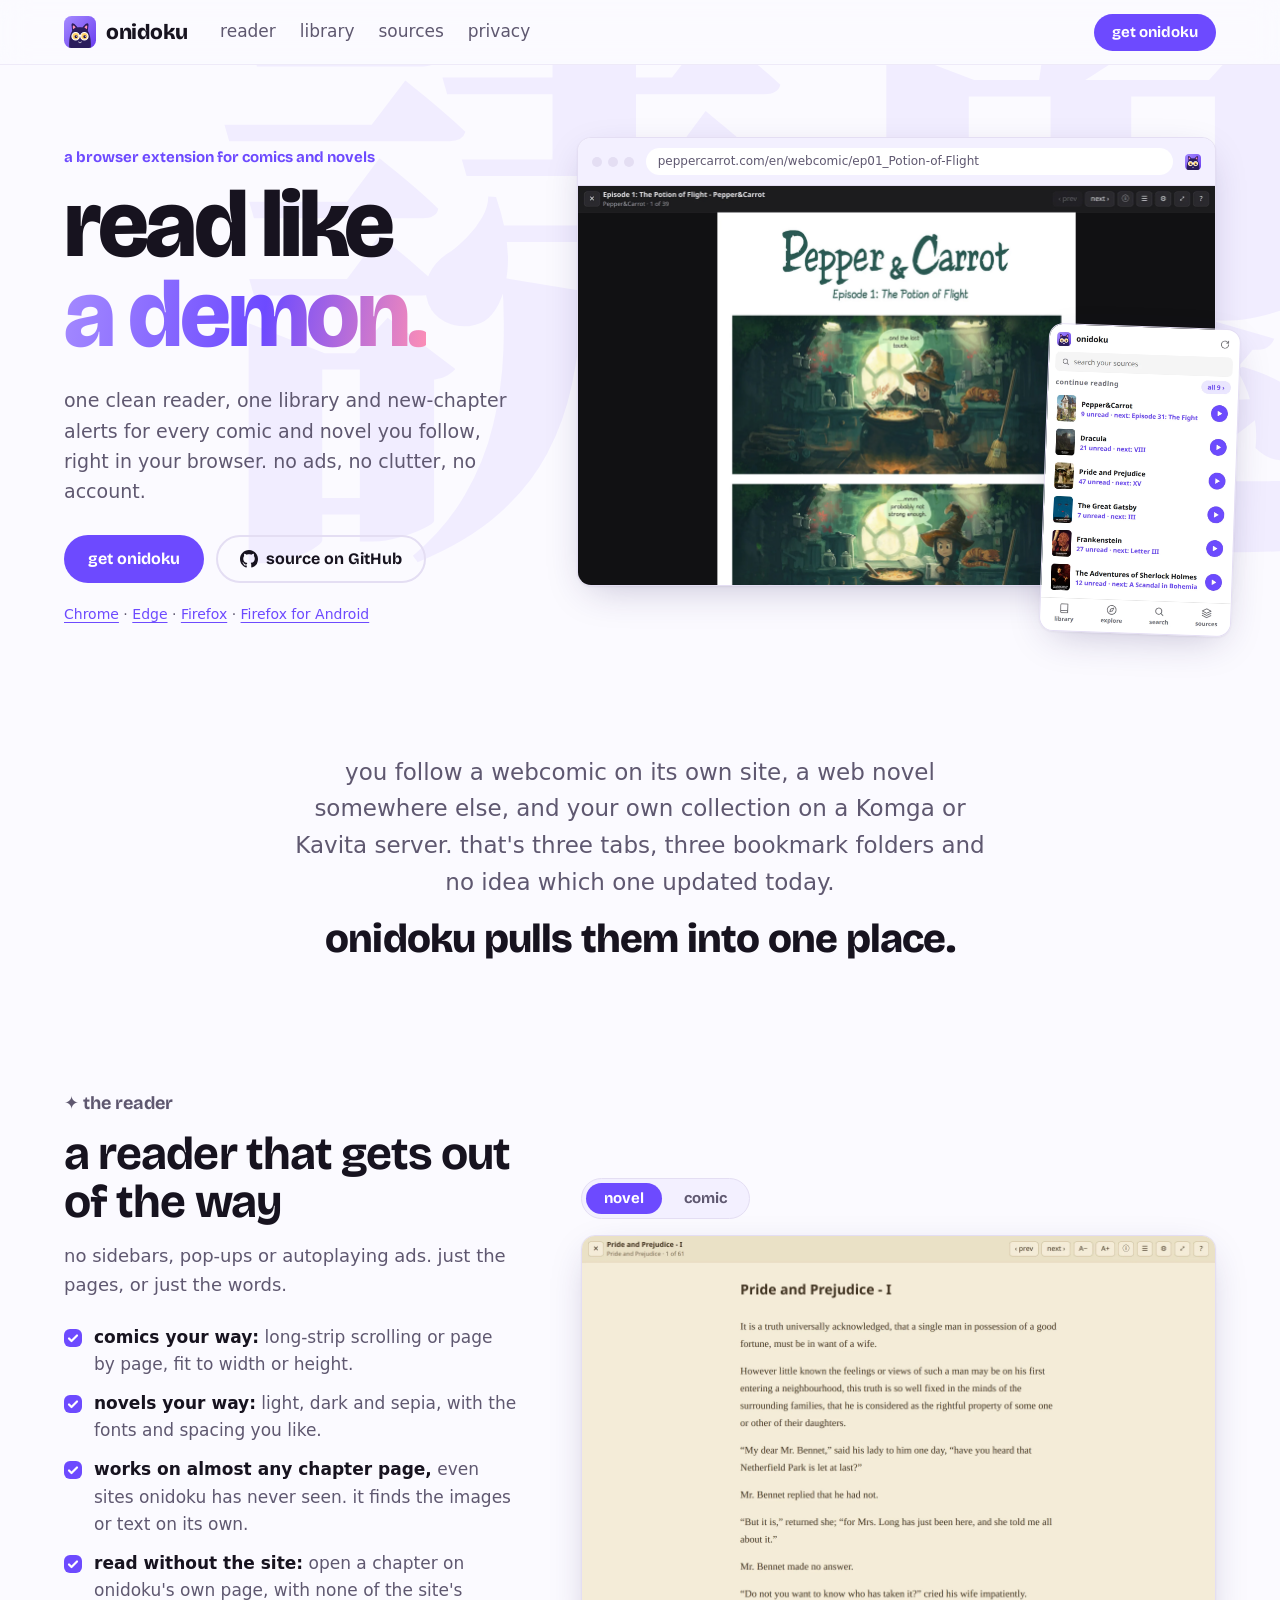
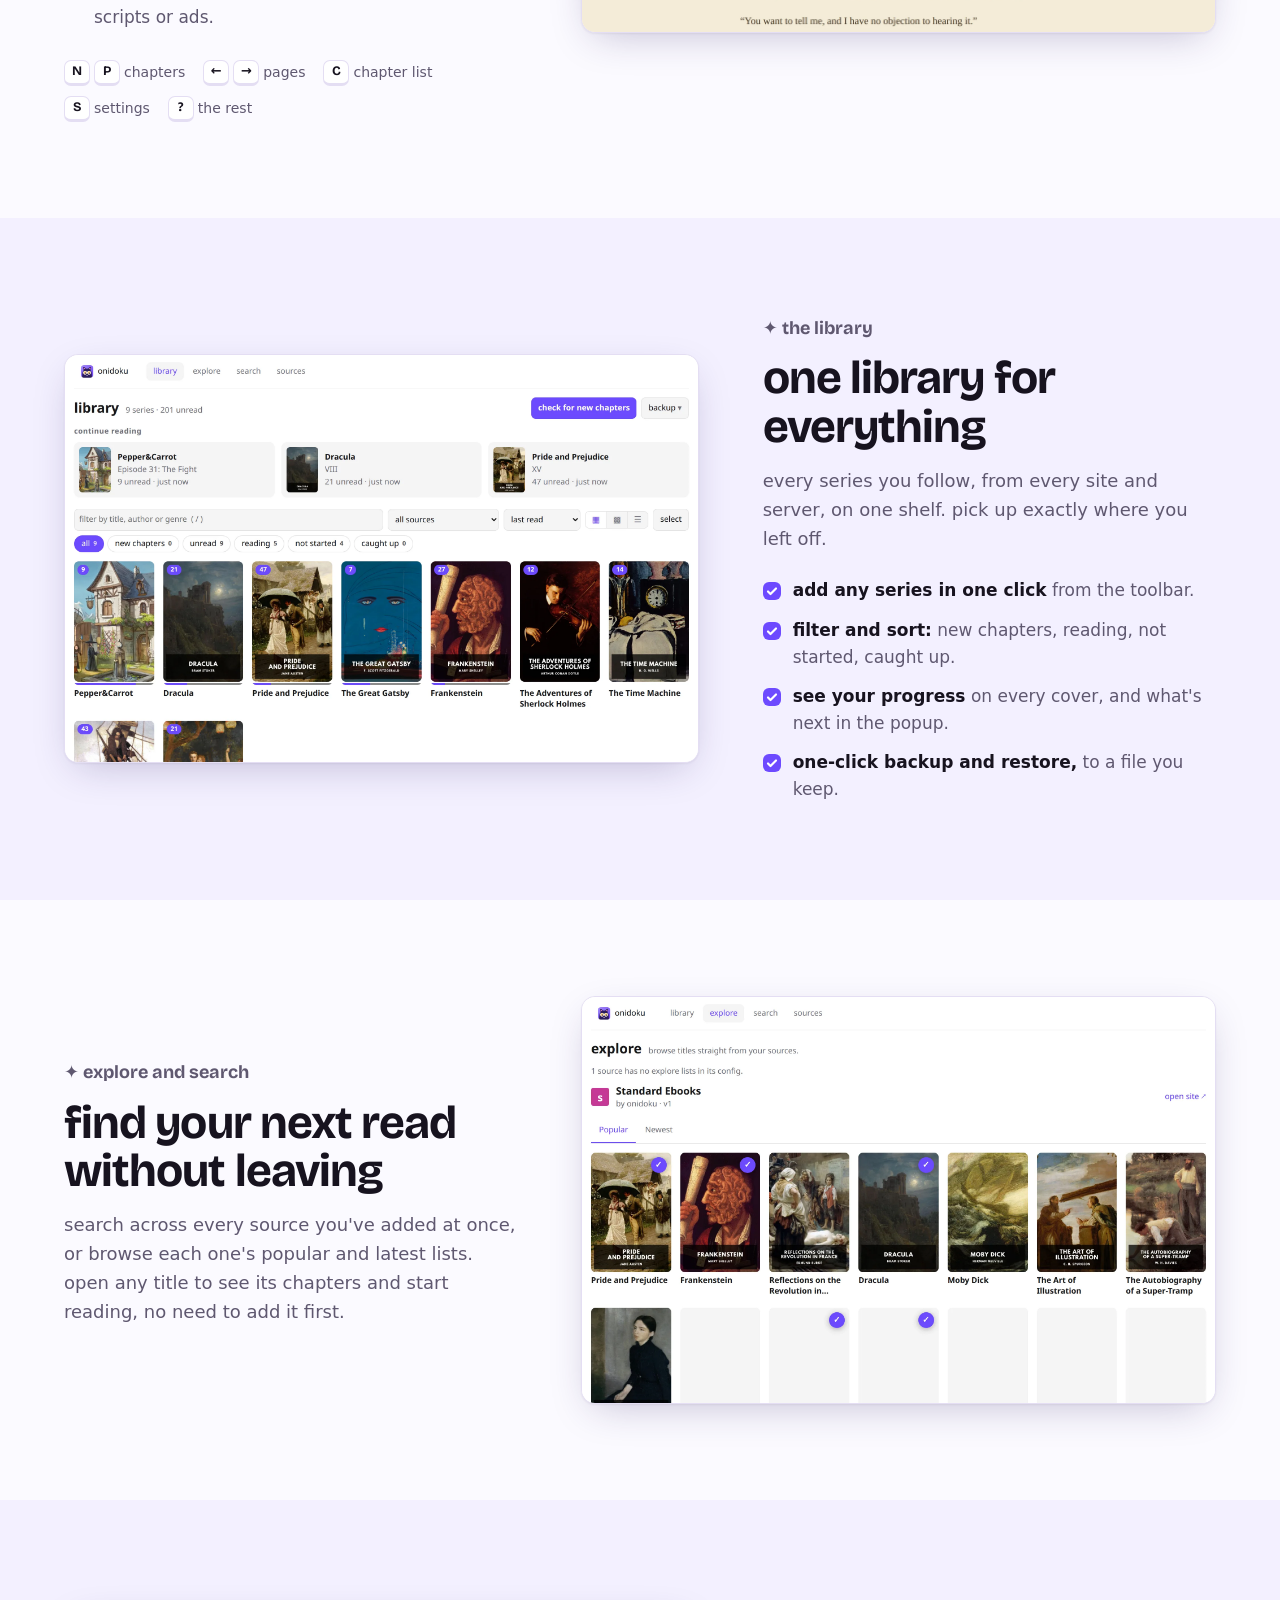
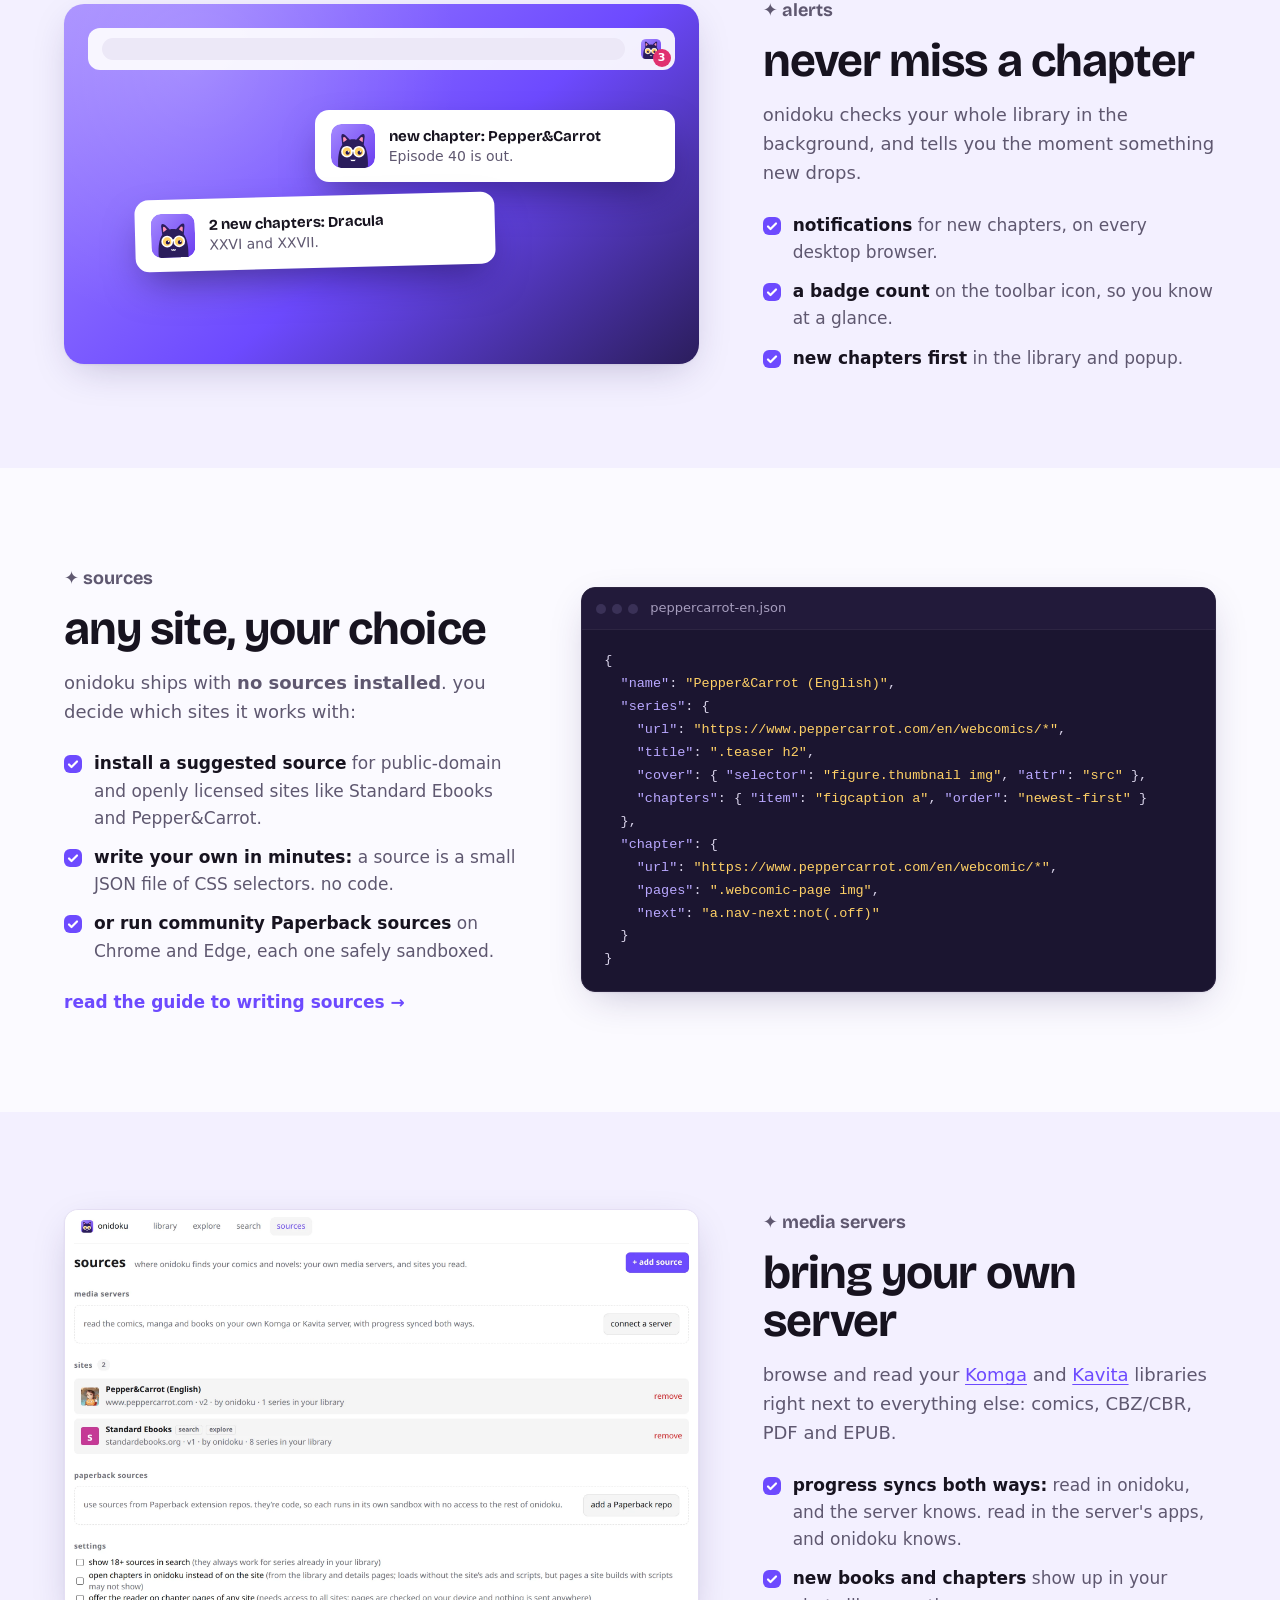
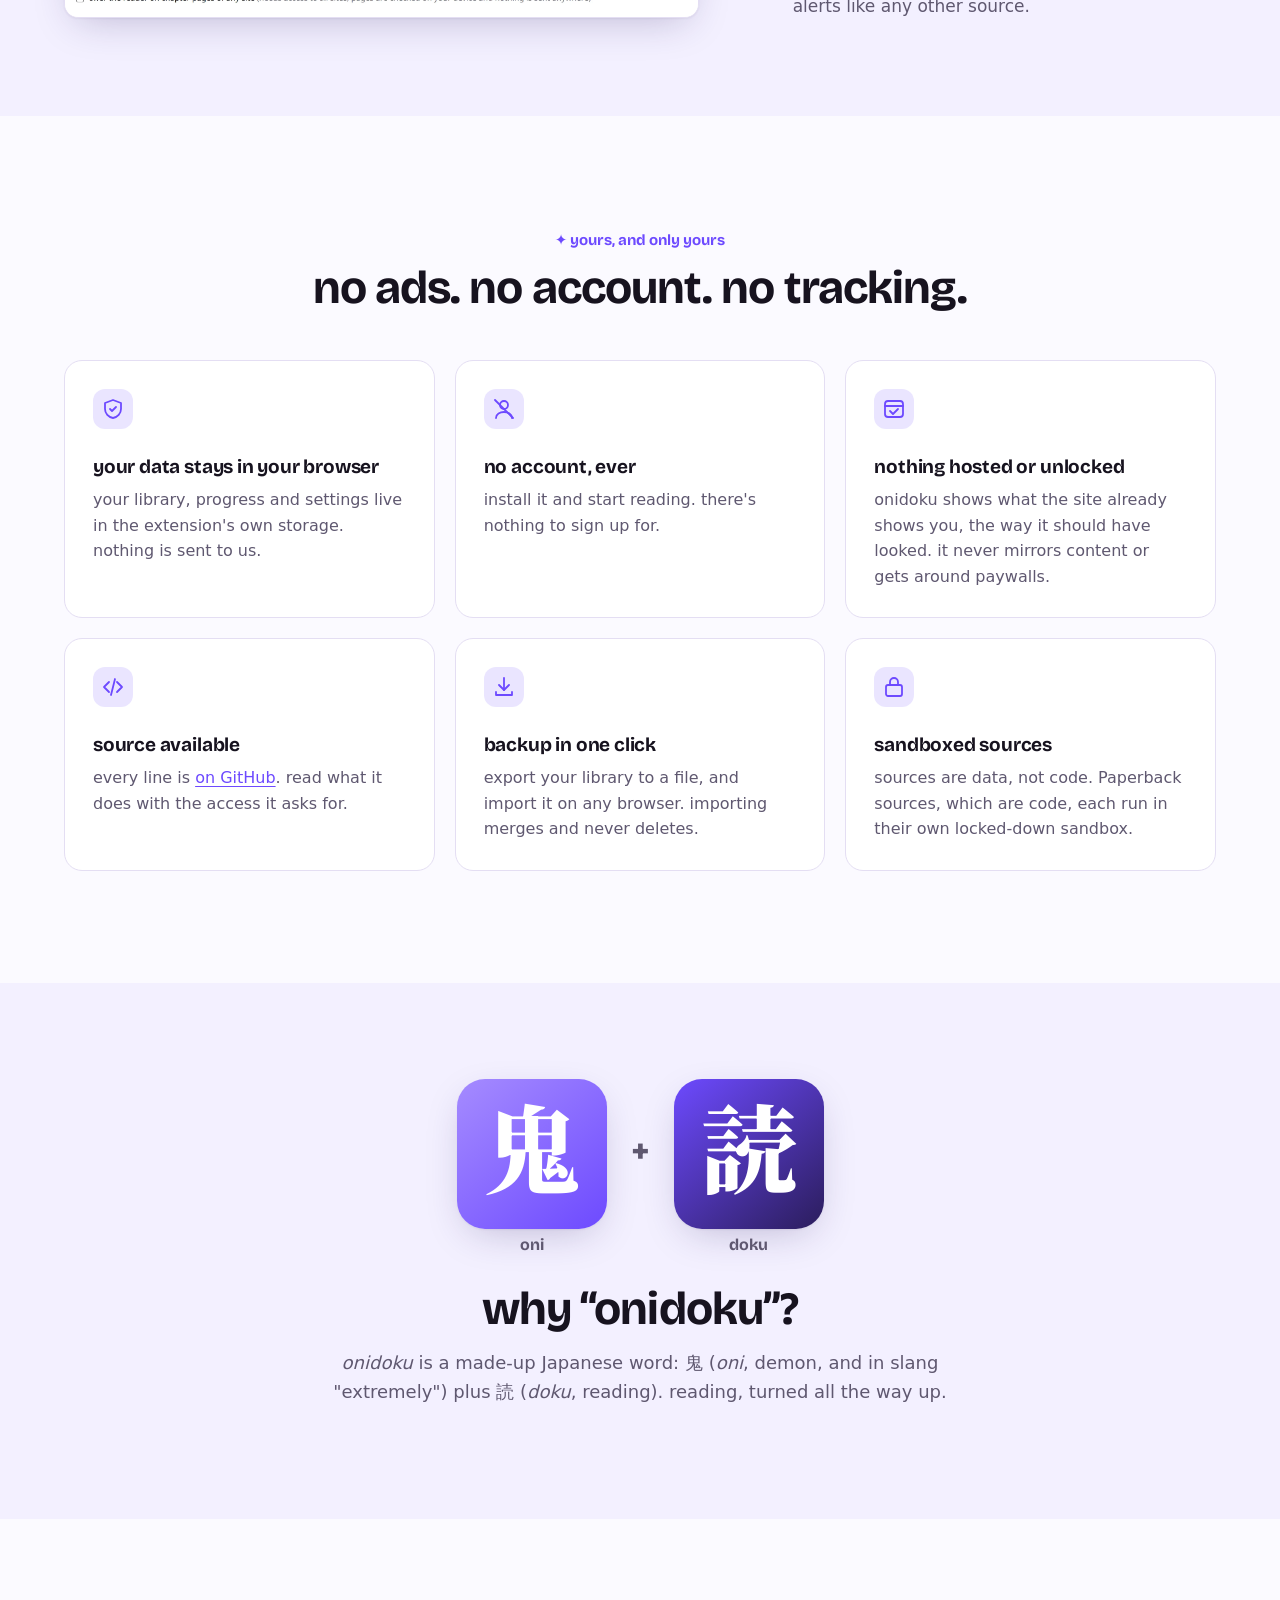
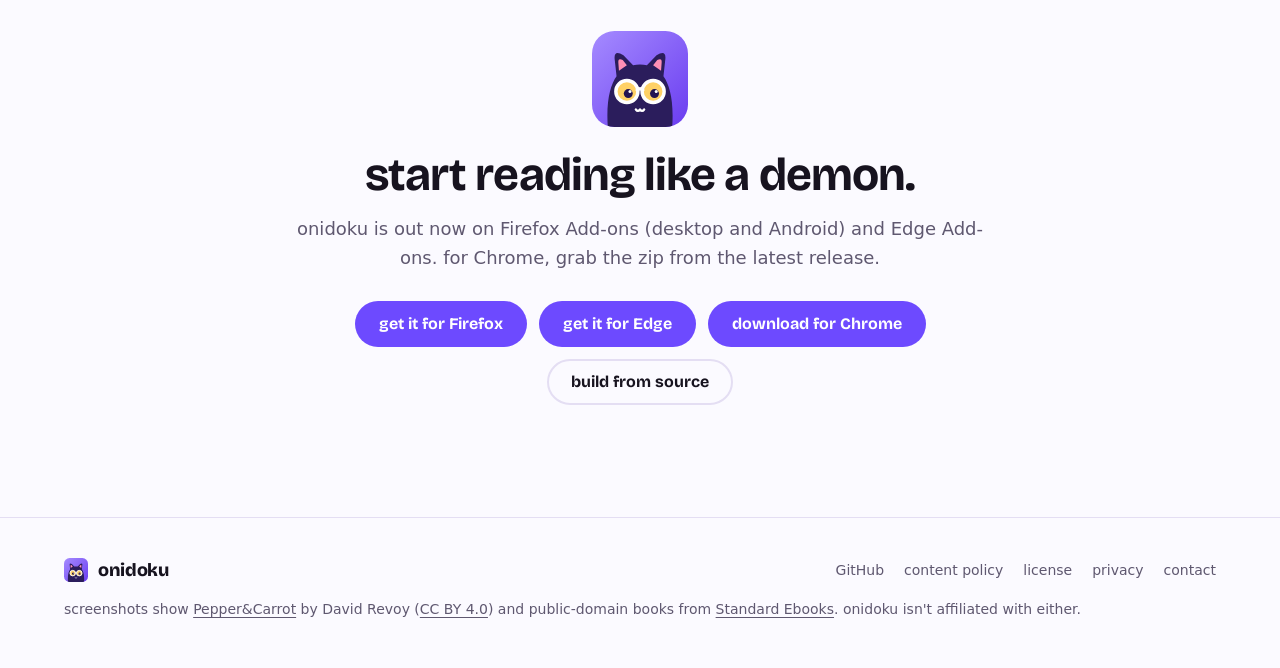
<file: index.html>
<!doctype html>
<html lang="en">
<head>
  <meta charset="utf-8" />
  <meta name="viewport" content="width=device-width, initial-scale=1" />
  <title>onidoku · read like a demon</title>
  <meta name="description" content="one clean reader, one library and new-chapter alerts for every comic and novel you follow, right in your browser. no ads, no clutter, no account." />
  <meta name="color-scheme" content="light dark" />
  <meta name="theme-color" content="#6d4aff" />
  <meta property="og:type" content="website" />
  <meta property="og:title" content="onidoku · read like a demon" />
  <meta property="og:description" content="one clean reader, one library and new-chapter alerts for every comic and novel you follow, right in your browser." />
  <meta property="og:url" content="https://onidoku.github.io/" />
  <meta property="og:image" content="https://onidoku.github.io/img/og.png" />
  <meta name="twitter:card" content="summary_large_image" />
  <link rel="icon" href="logo.svg" type="image/svg+xml" />
  <link rel="icon" href="favicon.png" type="image/png" sizes="32x32" />
  <link rel="preload" href="fonts/bricolage-latin.woff2" as="font" type="font/woff2" crossorigin />
  <link rel="stylesheet" href="style.css" />
</head>
<body>
  <a class="skip" href="#main">skip to content</a>

  <header class="nav">
    <div class="wrap nav-inner">
      <a class="brand" href="#top" aria-label="onidoku home">
        <img src="logo.svg" width="32" height="32" alt="" />
        <span>onidoku</span>
      </a>
      <nav aria-label="sections">
        <a href="#reader">reader</a>
        <a href="#library">library</a>
        <a href="#sources">sources</a>
        <a href="#privacy">privacy</a>
      </nav>
      <a class="btn btn-small" href="#get">get onidoku</a>
    </div>
  </header>

  <main id="main">
    <!-- hero -->
    <section class="hero" id="top">
      <div class="kanji-bg" aria-hidden="true">鬼読</div>
      <div class="wrap hero-inner">
        <div class="hero-copy">
          <p class="eyebrow">a browser extension for comics and novels</p>
          <h1>read like<br /><span class="accent-text">a demon.</span></h1>
          <p class="lede">one clean reader, one library and new-chapter alerts for every comic and novel you follow, right in your browser. no ads, no clutter, no account.</p>
          <div class="cta">
            <a class="btn" href="#get">get onidoku</a>
            <a class="btn btn-ghost" href="https://github.com/onidoku/app">
              <svg viewBox="0 0 16 16" width="18" height="18" aria-hidden="true"><path fill="currentColor" d="M8 0C3.58 0 0 3.58 0 8c0 3.54 2.29 6.53 5.47 7.59.4.07.55-.17.55-.38 0-.19-.01-.82-.01-1.49-2.01.37-2.53-.49-2.69-.94-.09-.23-.48-.94-.82-1.13-.28-.15-.68-.52-.01-.53.63-.01 1.08.58 1.23.82.72 1.21 1.87.87 2.33.66.07-.52.28-.87.51-1.07-1.78-.2-3.64-.89-3.64-3.95 0-.87.31-1.59.82-2.15-.08-.2-.36-1.02.08-2.12 0 0 .67-.21 2.2.82.64-.18 1.32-.27 2-.27.68 0 1.36.09 2 .27 1.53-1.04 2.2-.82 2.2-.82.44 1.1.16 1.92.08 2.12.51.56.82 1.27.82 2.15 0 3.07-1.87 3.75-3.65 3.95.29.25.54.73.54 1.48 0 1.07-.01 1.93-.01 2.2 0 .21.15.46.55.38A8.013 8.013 0 0016 8c0-4.42-3.58-8-8-8z"/></svg>
              source on GitHub
            </a>
          </div>
          <p class="platforms"><a href="https://github.com/onidoku/app/releases/latest">Chrome</a> · <a href="https://microsoftedge.microsoft.com/addons/detail/onidoku/iolhpcmeplfhkigephkjbjolpodlaide">Edge</a> · <a href="https://addons.mozilla.org/firefox/addon/onidoku/">Firefox</a> · <a href="https://addons.mozilla.org/android/addon/onidoku/">Firefox for Android</a></p>
        </div>

        <div class="hero-visual">
          <figure class="browser">
            <div class="browser-bar" aria-hidden="true">
              <span class="dots"><i></i><i></i><i></i></span>
              <span class="url">peppercarrot.com/en/webcomic/ep01_Potion-of-Flight</span>
              <img class="ext-icon" src="favicon.png" width="16" height="16" alt="" />
            </div>
            <img src="img/reader-comic.webp" width="2560" height="1600" alt="the onidoku reader showing Pepper&amp;Carrot episode 1 as one long strip, with chapter navigation in a slim toolbar" fetchpriority="high" />
          </figure>
          <picture class="popup-float">
            <source srcset="img/popup-dark.webp" media="(prefers-color-scheme: dark)" />
            <img src="img/popup-light.webp" width="720" height="1160" alt="the onidoku popup: continue reading, with unread counts and the next chapter for each series" />
          </picture>
        </div>
      </div>
    </section>

    <!-- the problem -->
    <section class="problem">
      <div class="wrap narrow">
        <p>you follow a webcomic on its own site, a web novel somewhere else, and your own collection on a Komga or Kavita server. that's three tabs, three bookmark folders and no idea which one updated today.</p>
        <p class="punch">onidoku pulls them into one place.</p>
      </div>
    </section>

    <!-- reader -->
    <section class="feature" id="reader">
      <div class="wrap split">
        <div class="copy">
          <p class="eyebrow">✦ the reader</p>
          <h2>a reader that gets out of the way</h2>
          <p>no sidebars, pop-ups or autoplaying ads. just the pages, or just the words.</p>
          <ul class="checks">
            <li><b>comics your way:</b> long-strip scrolling or page by page, fit to width or height.</li>
            <li><b>novels your way:</b> light, dark and sepia, with the fonts and spacing you like.</li>
            <li><b>works on almost any chapter page,</b> even sites onidoku has never seen. it finds the images or text on its own.</li>
            <li><b>read without the site:</b> open a chapter on onidoku's own page, with none of the site's scripts or ads.</li>
          </ul>
          <div class="keys" aria-label="keyboard shortcuts">
            <span><kbd>N</kbd><kbd>P</kbd> chapters</span>
            <span><kbd>←</kbd><kbd>→</kbd> pages</span>
            <span><kbd>C</kbd> chapter list</span>
            <span><kbd>S</kbd> settings</span>
            <span><kbd>?</kbd> the rest</span>
          </div>
        </div>
        <div class="media">
          <div class="tabs" aria-label="reader examples">
            <input type="radio" name="reader-tab" id="tab-novel" checked />
            <label for="tab-novel">novel</label>
            <input type="radio" name="reader-tab" id="tab-comic" />
            <label for="tab-comic">comic</label>
          </div>
          <div class="shot tab-shots">
            <img class="tab-novel" src="img/reader-novel.webp" width="2560" height="1600" loading="lazy" decoding="async" alt="Pride and Prejudice chapter 1 in the reader's sepia theme, set in a large serif" />
            <img class="tab-comic" src="img/reader-comic.webp" width="2560" height="1600" loading="lazy" decoding="async" alt="Pepper&amp;Carrot in the reader's long-strip mode on a black backdrop" />
          </div>
        </div>
      </div>
    </section>

    <!-- library -->
    <section class="feature alt" id="library">
      <div class="wrap split reverse">
        <div class="copy">
          <p class="eyebrow">✦ the library</p>
          <h2>one library for everything</h2>
          <p>every series you follow, from every site and server, on one shelf. pick up exactly where you left off.</p>
          <ul class="checks">
            <li><b>add any series in one click</b> from the toolbar.</li>
            <li><b>filter and sort:</b> new chapters, reading, not started, caught up.</li>
            <li><b>see your progress</b> on every cover, and what's next in the popup.</li>
            <li><b>one-click backup and restore,</b> to a file you keep.</li>
          </ul>
        </div>
        <div class="media">
          <picture class="shot">
            <source srcset="img/library-dark.webp" media="(prefers-color-scheme: dark)" />
            <img src="img/library-light.webp" width="2240" height="1440" loading="lazy" decoding="async" alt="the library page: a grid of covers with unread counts and reading progress, and filters for new chapters, reading, not started and caught up" />
          </picture>
        </div>
      </div>
    </section>

    <!-- explore -->
    <section class="feature" id="explore">
      <div class="wrap split">
        <div class="copy">
          <p class="eyebrow">✦ explore and search</p>
          <h2>find your next read without leaving</h2>
          <p>search across every source you've added at once, or browse each one's popular and latest lists. open any title to see its chapters and start reading, no need to add it first.</p>
        </div>
        <div class="media">
          <picture class="shot">
            <source srcset="img/explore-dark.webp" media="(prefers-color-scheme: dark)" />
            <img src="img/explore-light.webp" width="2240" height="1440" loading="lazy" decoding="async" alt="the explore page showing Standard Ebooks' popular list as a grid of book covers, with titles already in the library ticked" />
          </picture>
        </div>
      </div>
    </section>

    <!-- alerts -->
    <section class="feature alt" id="alerts">
      <div class="wrap split reverse">
        <div class="copy">
          <p class="eyebrow">✦ alerts</p>
          <h2>never miss a chapter</h2>
          <p>onidoku checks your whole library in the background, and tells you the moment something new drops.</p>
          <ul class="checks">
            <li><b>notifications</b> for new chapters, on every desktop browser.</li>
            <li><b>a badge count</b> on the toolbar icon, so you know at a glance.</li>
            <li><b>new chapters first</b> in the library and popup.</li>
          </ul>
        </div>
        <div class="media alerts-visual" aria-hidden="true">
          <div class="toolbar">
            <span class="tb-url"></span>
            <span class="tb-icon"><img src="favicon.png" width="20" height="20" alt="" /><b>3</b></span>
          </div>
          <div class="toast">
            <img src="logo.svg" width="44" height="44" alt="" />
            <div>
              <strong>new chapter: Pepper&amp;Carrot</strong>
              <span>Episode 40 is out.</span>
            </div>
          </div>
          <div class="toast toast-2">
            <img src="logo.svg" width="44" height="44" alt="" />
            <div>
              <strong>2 new chapters: Dracula</strong>
              <span>XXVI and XXVII.</span>
            </div>
          </div>
        </div>
      </div>
    </section>

    <!-- sources -->
    <section class="feature" id="sources">
      <div class="wrap split">
        <div class="copy">
          <p class="eyebrow">✦ sources</p>
          <h2>any site, your choice</h2>
          <p>onidoku ships with <b>no sources installed</b>. you decide which sites it works with:</p>
          <ul class="checks">
            <li><b>install a suggested source</b> for public-domain and openly licensed sites like Standard Ebooks and Pepper&amp;Carrot.</li>
            <li><b>write your own in minutes:</b> a source is a small JSON file of CSS selectors. no code.</li>
            <li><b>or run community Paperback sources</b> on Chrome and Edge, each one safely sandboxed.</li>
          </ul>
          <a class="more" href="https://github.com/onidoku/app/blob/main/docs/writing-sources.md">read the guide to writing sources →</a>
        </div>
        <div class="media">
          <figure class="code" aria-label="an example source file">
            <div class="code-bar"><span class="dots" aria-hidden="true"><i></i><i></i><i></i></span><span>peppercarrot-en.json</span></div>
<pre><code>{
  <span class="k">"name"</span>: <span class="s">"Pepper&amp;Carrot (English)"</span>,
  <span class="k">"series"</span>: {
    <span class="k">"url"</span>: <span class="s">"https://www.peppercarrot.com/en/webcomics/*"</span>,
    <span class="k">"title"</span>: <span class="s">".teaser h2"</span>,
    <span class="k">"cover"</span>: { <span class="k">"selector"</span>: <span class="s">"figure.thumbnail img"</span>, <span class="k">"attr"</span>: <span class="s">"src"</span> },
    <span class="k">"chapters"</span>: { <span class="k">"item"</span>: <span class="s">"figcaption a"</span>, <span class="k">"order"</span>: <span class="s">"newest-first"</span> }
  },
  <span class="k">"chapter"</span>: {
    <span class="k">"url"</span>: <span class="s">"https://www.peppercarrot.com/en/webcomic/*"</span>,
    <span class="k">"pages"</span>: <span class="s">".webcomic-page img"</span>,
    <span class="k">"next"</span>: <span class="s">"a.nav-next:not(.off)"</span>
  }
}</code></pre>
          </figure>
        </div>
      </div>
    </section>

    <!-- servers -->
    <section class="feature alt" id="servers">
      <div class="wrap split reverse">
        <div class="copy">
          <p class="eyebrow">✦ media servers</p>
          <h2>bring your own server</h2>
          <p>browse and read your <a href="https://komga.org">Komga</a> and <a href="https://www.kavitareader.com">Kavita</a> libraries right next to everything else: comics, CBZ/CBR, PDF and EPUB.</p>
          <ul class="checks">
            <li><b>progress syncs both ways:</b> read in onidoku, and the server knows. read in the server's apps, and onidoku knows.</li>
            <li><b>new books and chapters</b> show up in your alerts like any other source.</li>
          </ul>
        </div>
        <div class="media">
          <picture class="shot">
            <source srcset="img/sources-dark.webp" media="(prefers-color-scheme: dark)" />
            <img src="img/sources-light.webp" width="2240" height="1440" loading="lazy" decoding="async" alt="the sources page: connect a Komga or Kavita server, installed sites, Paperback sources and settings" />
          </picture>
        </div>
      </div>
    </section>

    <!-- privacy -->
    <section class="privacy" id="privacy">
      <div class="wrap">
        <p class="eyebrow center">✦ yours, and only yours</p>
        <h2 class="center">no ads. no account. no tracking.</h2>
        <div class="grid">
          <div class="card">
            <svg viewBox="0 0 24 24" aria-hidden="true"><path d="M12 3l8 3v6c0 4.5-3.4 8.3-8 9-4.6-.7-8-4.5-8-9V6l8-3z"/><path d="M9 12l2 2 4-4"/></svg>
            <h3>your data stays in your browser</h3>
            <p>your library, progress and settings live in the extension's own storage. nothing is sent to us.</p>
          </div>
          <div class="card">
            <svg viewBox="0 0 24 24" aria-hidden="true"><circle cx="12" cy="8" r="4"/><path d="M4 21c0-4 4-6 8-6s8 2 8 6"/><path d="M3 3l18 18"/></svg>
            <h3>no account, ever</h3>
            <p>install it and start reading. there's nothing to sign up for.</p>
          </div>
          <div class="card">
            <svg viewBox="0 0 24 24" aria-hidden="true"><rect x="3" y="4" width="18" height="16" rx="3"/><path d="M3 9h18"/><path d="M8 14l3 3 5-5"/></svg>
            <h3>nothing hosted or unlocked</h3>
            <p>onidoku shows what the site already shows you, the way it should have looked. it never mirrors content or gets around paywalls.</p>
          </div>
          <div class="card">
            <svg viewBox="0 0 24 24" aria-hidden="true"><path d="M8 7l-5 5 5 5"/><path d="M16 7l5 5-5 5"/><path d="M14 4l-4 16"/></svg>
            <h3>source available</h3>
            <p>every line is <a href="https://github.com/onidoku/app">on GitHub</a>. read what it does with the access it asks for.</p>
          </div>
          <div class="card">
            <svg viewBox="0 0 24 24" aria-hidden="true"><path d="M12 3v12"/><path d="M7 10l5 5 5-5"/><path d="M4 17v3h16v-3"/></svg>
            <h3>backup in one click</h3>
            <p>export your library to a file, and import it on any browser. importing merges and never deletes.</p>
          </div>
          <div class="card">
            <svg viewBox="0 0 24 24" aria-hidden="true"><rect x="4" y="10" width="16" height="11" rx="2"/><path d="M8 10V7a4 4 0 018 0v3"/></svg>
            <h3>sandboxed sources</h3>
            <p>sources are data, not code. Paperback sources, which are code, each run in their own locked-down sandbox.</p>
          </div>
        </div>
      </div>
    </section>

    <!-- name -->
    <section class="name">
      <div class="wrap narrow">
        <div class="glyphs" aria-hidden="true">
          <span><b>鬼</b><small>oni</small></span>
          <i>+</i>
          <span><b>読</b><small>doku</small></span>
        </div>
        <h2 class="center">why “onidoku”?</h2>
        <p class="center"><em>onidoku</em> is a made-up Japanese word: 鬼 (<em>oni</em>, demon, and in slang "extremely") plus 読 (<em>doku</em>, reading). reading, turned all the way up.</p>
      </div>
    </section>

    <!-- get -->
    <section class="get" id="get">
      <div class="wrap narrow center">
        <img src="logo.svg" width="96" height="96" alt="" />
        <h2>start reading like a demon.</h2>
        <p>onidoku is out now on Firefox Add-ons (desktop and Android) and Edge Add-ons. for Chrome, grab the zip from the latest release.</p>
        <div class="cta center">
          <a class="btn" href="https://addons.mozilla.org/firefox/addon/onidoku/">get it for Firefox</a>
          <a class="btn" href="https://microsoftedge.microsoft.com/addons/detail/onidoku/iolhpcmeplfhkigephkjbjolpodlaide">get it for Edge</a>
          <a class="btn" href="https://github.com/onidoku/app/releases/latest">download for Chrome</a>
          <a class="btn btn-ghost" href="https://github.com/onidoku/app#setup">build from source</a>
        </div>
      </div>
    </section>
  </main>

  <footer class="footer">
    <div class="wrap footer-inner">
      <div class="brand">
        <img src="logo.svg" width="24" height="24" alt="" />
        <span>onidoku</span>
      </div>
      <nav aria-label="footer">
        <a href="https://github.com/onidoku/app">GitHub</a>
        <a href="https://github.com/onidoku/app/blob/main/CONTENT_POLICY.md">content policy</a>
        <a href="https://github.com/onidoku/app/blob/main/LICENSE">license</a>
        <a href="privacy.html">privacy</a>
        <a href="mailto:onidoku@proton.me">contact</a>
      </nav>
      <p class="credits">screenshots show <a href="https://www.peppercarrot.com">Pepper&amp;Carrot</a> by David Revoy (<a href="https://creativecommons.org/licenses/by/4.0/">CC BY 4.0</a>) and public-domain books from <a href="https://standardebooks.org">Standard Ebooks</a>. onidoku isn't affiliated with either.</p>
    </div>
  </footer>
</body>
</html>
</file>
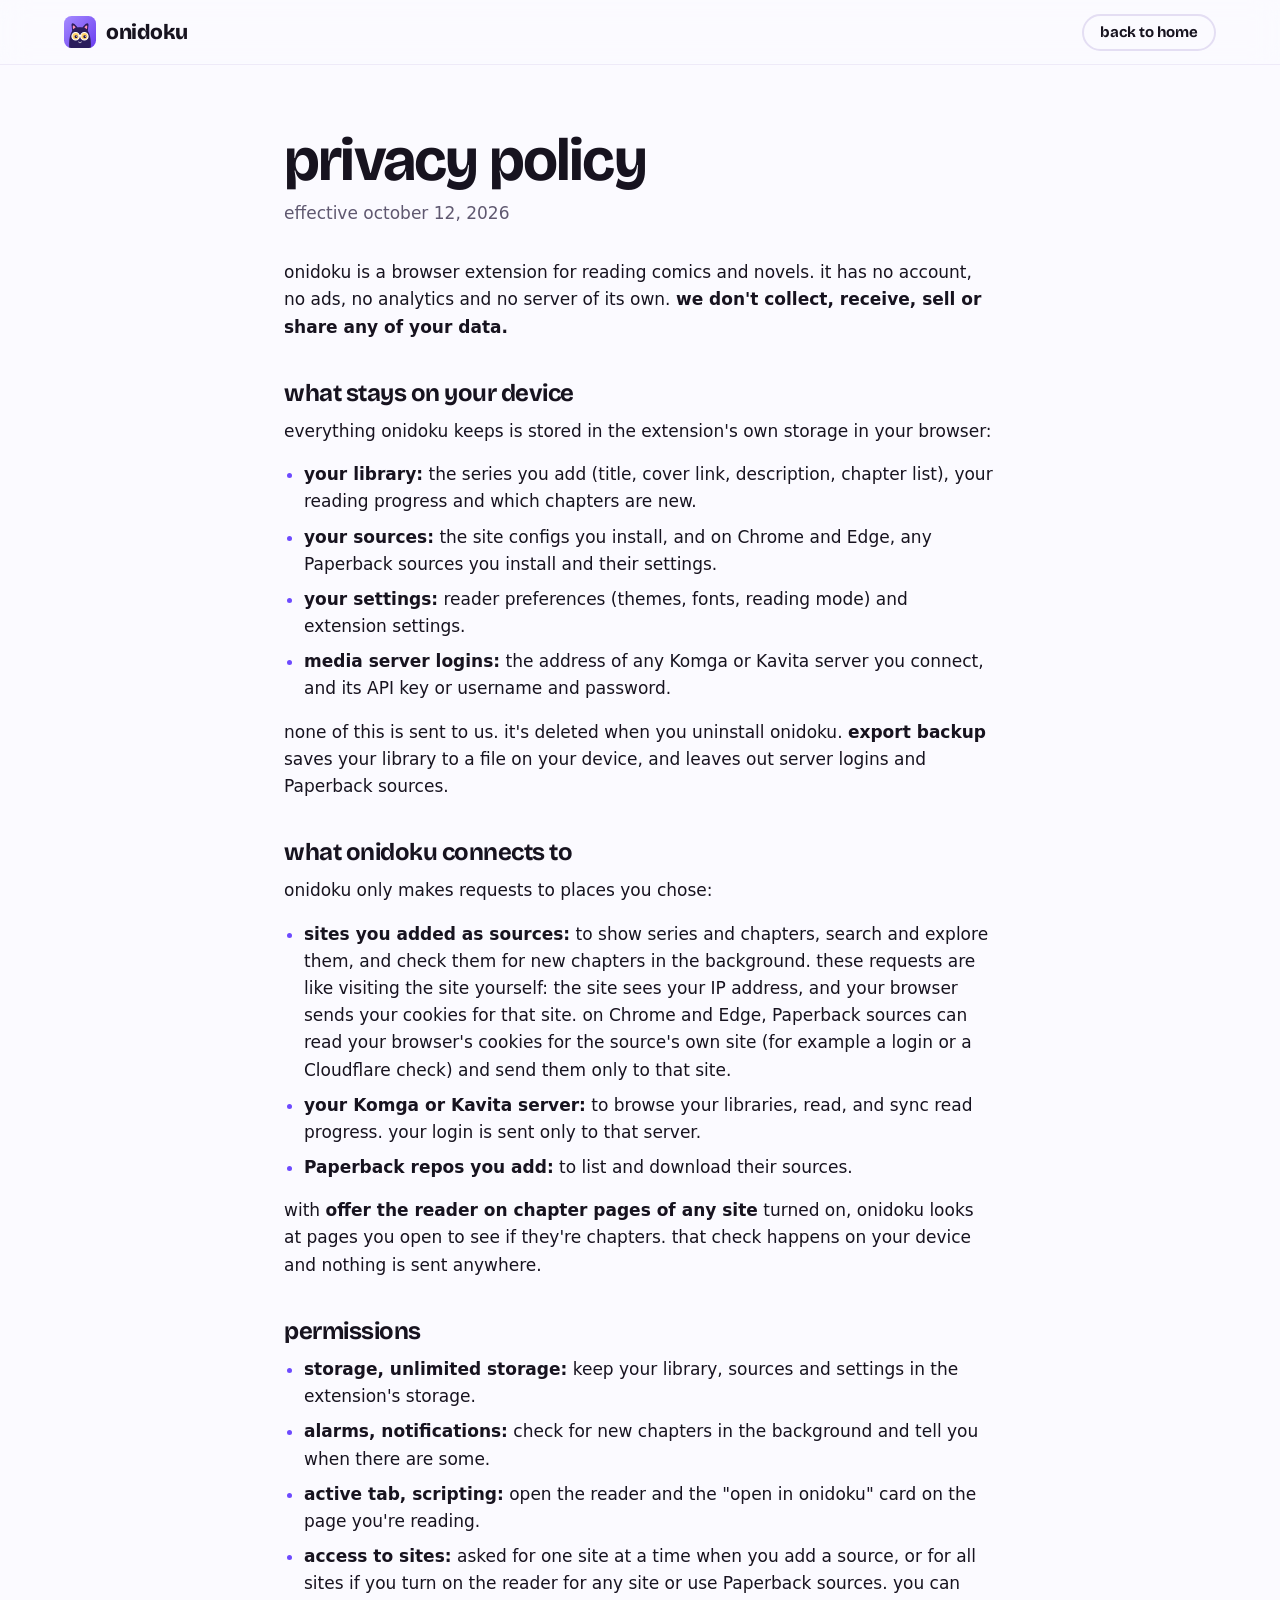
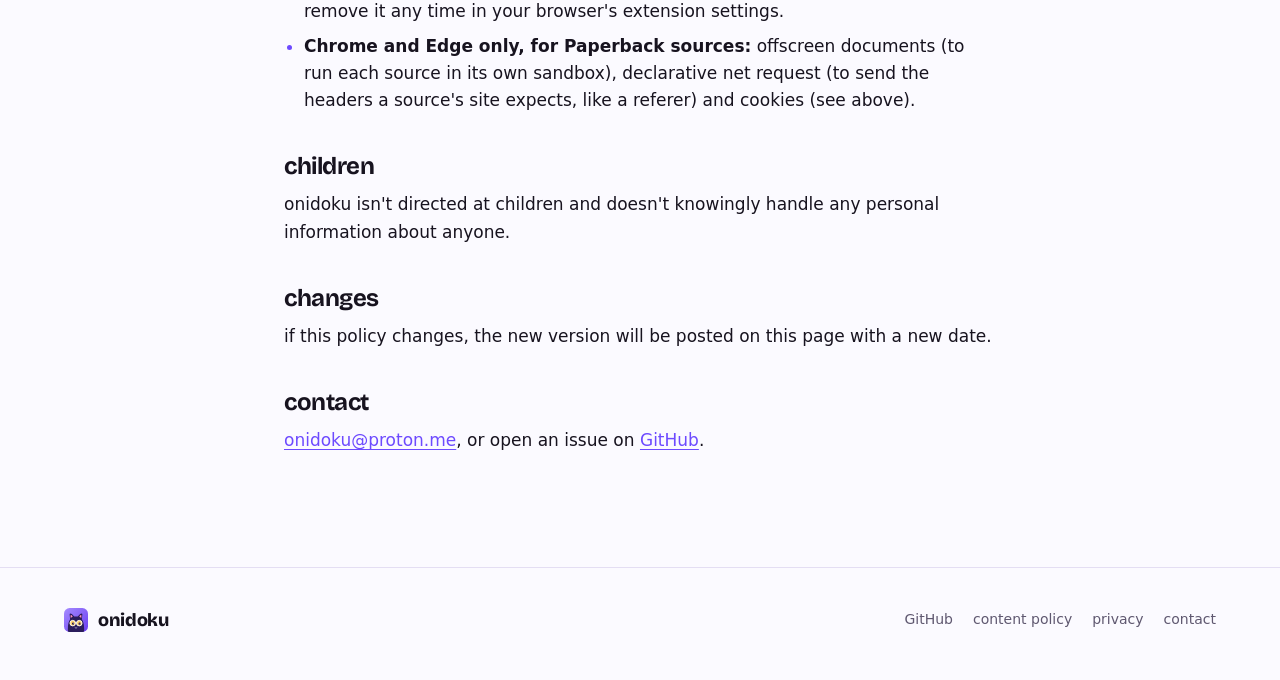
<file: privacy.html>
<!doctype html>
<html lang="en">
<head>
  <meta charset="utf-8" />
  <meta name="viewport" content="width=device-width, initial-scale=1" />
  <title>privacy policy · onidoku</title>
  <meta name="description" content="onidoku has no account, no ads, no analytics and no server of its own. we don't collect, receive, sell or share any of your data." />
  <meta name="color-scheme" content="light dark" />
  <meta name="theme-color" content="#6d4aff" />
  <link rel="icon" href="logo.svg" type="image/svg+xml" />
  <link rel="icon" href="favicon.png" type="image/png" sizes="32x32" />
  <link rel="stylesheet" href="style.css" />
</head>
<body>
  <!-- Source text: apps/extension/store/privacy-policy.md in onidoku/app. Keep the two in sync. -->
  <header class="nav">
    <div class="wrap nav-inner">
      <a class="brand" href="./" aria-label="onidoku home">
        <img src="logo.svg" width="32" height="32" alt="" />
        <span>onidoku</span>
      </a>
      <nav aria-label="sections"></nav>
      <a class="btn btn-small btn-ghost" href="./">back to home</a>
    </div>
  </header>

  <main class="doc wrap narrow">
    <h1>privacy policy</h1>
    <p class="doc-date">effective october 12, 2026</p>

    <p>onidoku is a browser extension for reading comics and novels. it has no account, no ads, no analytics and no server of its own. <b>we don't collect, receive, sell or share any of your data.</b></p>

    <h2>what stays on your device</h2>
    <p>everything onidoku keeps is stored in the extension's own storage in your browser:</p>
    <ul>
      <li><b>your library:</b> the series you add (title, cover link, description, chapter list), your reading progress and which chapters are new.</li>
      <li><b>your sources:</b> the site configs you install, and on Chrome and Edge, any Paperback sources you install and their settings.</li>
      <li><b>your settings:</b> reader preferences (themes, fonts, reading mode) and extension settings.</li>
      <li><b>media server logins:</b> the address of any Komga or Kavita server you connect, and its API key or username and password.</li>
    </ul>
    <p>none of this is sent to us. it's deleted when you uninstall onidoku. <b>export backup</b> saves your library to a file on your device, and leaves out server logins and Paperback sources.</p>

    <h2>what onidoku connects to</h2>
    <p>onidoku only makes requests to places you chose:</p>
    <ul>
      <li><b>sites you added as sources:</b> to show series and chapters, search and explore them, and check them for new chapters in the background. these requests are like visiting the site yourself: the site sees your IP address, and your browser sends your cookies for that site. on Chrome and Edge, Paperback sources can read your browser's cookies for the source's own site (for example a login or a Cloudflare check) and send them only to that site.</li>
      <li><b>your Komga or Kavita server:</b> to browse your libraries, read, and sync read progress. your login is sent only to that server.</li>
      <li><b>Paperback repos you add:</b> to list and download their sources.</li>
    </ul>
    <p>with <b>offer the reader on chapter pages of any site</b> turned on, onidoku looks at pages you open to see if they're chapters. that check happens on your device and nothing is sent anywhere.</p>

    <h2>permissions</h2>
    <ul>
      <li><b>storage, unlimited storage:</b> keep your library, sources and settings in the extension's storage.</li>
      <li><b>alarms, notifications:</b> check for new chapters in the background and tell you when there are some.</li>
      <li><b>active tab, scripting:</b> open the reader and the "open in onidoku" card on the page you're reading.</li>
      <li><b>access to sites:</b> asked for one site at a time when you add a source, or for all sites if you turn on the reader for any site or use Paperback sources. you can remove it any time in your browser's extension settings.</li>
      <li><b>Chrome and Edge only, for Paperback sources:</b> offscreen documents (to run each source in its own sandbox), declarative net request (to send the headers a source's site expects, like a referer) and cookies (see above).</li>
    </ul>

    <h2>children</h2>
    <p>onidoku isn't directed at children and doesn't knowingly handle any personal information about anyone.</p>

    <h2>changes</h2>
    <p>if this policy changes, the new version will be posted on this page with a new date.</p>

    <h2>contact</h2>
    <p><a href="mailto:onidoku@proton.me">onidoku@proton.me</a>, or open an issue on <a href="https://github.com/onidoku/app/issues">GitHub</a>.</p>
  </main>

  <footer class="footer">
    <div class="wrap footer-inner">
      <div class="brand">
        <img src="logo.svg" width="24" height="24" alt="" />
        <span>onidoku</span>
      </div>
      <nav aria-label="footer">
        <a href="https://github.com/onidoku/app">GitHub</a>
        <a href="https://github.com/onidoku/app/blob/main/CONTENT_POLICY.md">content policy</a>
        <a href="privacy.html">privacy</a>
        <a href="mailto:onidoku@proton.me">contact</a>
      </nav>
    </div>
  </footer>
</body>
</html>
</file>
<file: style.css>
@font-face {
  font-family: 'Bricolage Grotesque';
  src: url(fonts/bricolage-latin.woff2) format('woff2');
  font-weight: 400 800;
  font-display: swap;
}

/* Only the two glyphs 鬼読, subset from Noto Serif JP. */
@font-face {
  font-family: 'Oni Doku';
  src: url(fonts/oni-doku.woff2) format('woff2');
  font-weight: 900;
  unicode-range: U+8AAD, U+9B3C;
}

:root {
  /* From the logo: violet gradient, cat ink, ear pink, glasses gold. */
  --violet: #6d4aff;
  --violet-2: #a58bff;
  --ink: #2b1d5c;
  --pink: #ff8fb5;
  --gold: #ffd166;

  --bg: #fbfaff;
  --bg-alt: #f3f0ff;
  --surface: #ffffff;
  --text: #17131f;
  --muted: #5f5870;
  --border: #e4def3;
  --accent: #6d4aff;
  --accent-text: #ffffff;
  --shadow: 0 1px 2px rgb(43 29 92 / 0.06), 0 12px 40px -12px rgb(43 29 92 / 0.28);
  --kanji: rgb(109 74 255 / 0.07);
  --code-bg: #1b1530;
  --display: 'Bricolage Grotesque', system-ui, sans-serif;
  --body: system-ui, -apple-system, 'Segoe UI', Roboto, sans-serif;
  color-scheme: light;
}

@media (prefers-color-scheme: dark) {
  :root {
    --bg: #0e0b17;
    --bg-alt: #151022;
    --surface: #1a1428;
    --text: #f2eefb;
    --muted: #a69dbd;
    --border: #2d2542;
    --accent: #a594ff;
    --accent-text: #120d20;
    --shadow: 0 1px 2px rgb(0 0 0 / 0.4), 0 20px 60px -16px rgb(0 0 0 / 0.7);
    --kanji: rgb(165 148 255 / 0.06);
    --code-bg: #120d20;
    color-scheme: dark;
  }
}

*,
*::before,
*::after {
  box-sizing: border-box;
}

html {
  scroll-behavior: smooth;
  scroll-padding-top: 72px;
}

@media (prefers-reduced-motion: reduce) {
  html {
    scroll-behavior: auto;
  }
}

body {
  margin: 0;
  background: var(--bg);
  color: var(--text);
  font: 17px/1.6 var(--body);
  -webkit-font-smoothing: antialiased;
  overflow-x: hidden;
}

img {
  display: block;
  max-width: 100%;
  height: auto;
}

a {
  color: var(--accent);
  text-underline-offset: 3px;
}

h1,
h2,
h3 {
  font-family: var(--display);
  line-height: 1.05;
  letter-spacing: -0.02em;
  margin: 0;
}

h2 {
  font-size: clamp(30px, 4.2vw, 46px);
  margin-bottom: 16px;
}

h3 {
  font-size: 19px;
  letter-spacing: -0.01em;
  line-height: 1.25;
}

p {
  margin: 0 0 16px;
}

.wrap {
  width: 100%;
  max-width: 1200px;
  margin: 0 auto;
  padding: 0 24px;
}

.narrow {
  max-width: 760px;
}

.center {
  text-align: center;
}

.skip {
  position: absolute;
  left: -999px;
}

.skip:focus {
  left: 16px;
  top: 16px;
  z-index: 100;
  background: var(--surface);
  padding: 8px 12px;
  border-radius: 8px;
}

.eyebrow {
  font-family: var(--display);
  font-weight: 700;
  font-size: 15px;
  color: var(--accent);
  margin-bottom: 12px;
}

.accent-text {
  background: linear-gradient(100deg, var(--violet-2), var(--violet) 55%, var(--pink));
  -webkit-background-clip: text;
  background-clip: text;
  color: transparent;
}

/* buttons */
.btn {
  display: inline-flex;
  align-items: center;
  gap: 8px;
  padding: 13px 22px;
  border-radius: 999px;
  background: var(--accent);
  color: var(--accent-text);
  font: 700 16px/1 var(--display);
  text-decoration: none;
  border: 2px solid transparent;
  transition: transform 0.15s ease, box-shadow 0.15s ease;
}

.btn:hover {
  transform: translateY(-1px);
  box-shadow: 0 8px 24px -8px var(--accent);
}

.btn-small {
  padding: 9px 16px;
  font-size: 15px;
}

.btn-ghost {
  background: transparent;
  color: var(--text);
  border-color: var(--border);
}

.btn-ghost:hover {
  border-color: var(--accent);
  box-shadow: none;
}

.cta {
  display: flex;
  flex-wrap: wrap;
  gap: 12px;
}

.cta.center {
  justify-content: center;
}

/* nav */
.nav {
  position: sticky;
  top: 0;
  z-index: 50;
  background: color-mix(in srgb, var(--bg) 82%, transparent);
  backdrop-filter: blur(14px);
  -webkit-backdrop-filter: blur(14px);
  border-bottom: 1px solid color-mix(in srgb, var(--border) 60%, transparent);
}

.nav-inner {
  display: flex;
  align-items: center;
  gap: 32px;
  height: 64px;
}

.brand {
  display: flex;
  align-items: center;
  gap: 10px;
  color: var(--text);
  text-decoration: none;
  font: 800 21px/1 var(--display);
  letter-spacing: -0.02em;
}

.nav nav {
  display: flex;
  gap: 24px;
  margin-right: auto;
}

.nav nav a {
  color: var(--muted);
  text-decoration: none;
  font-weight: 500;
}

.nav nav a:hover {
  color: var(--text);
}

/* hero */
.hero {
  position: relative;
  padding: 72px 0 96px;
  overflow: hidden;
}

.kanji-bg {
  position: absolute;
  right: -4vw;
  top: -6vw;
  font: 900 min(46vw, 620px) / 1 'Oni Doku', 'Noto Serif CJK JP', 'Hiragino Mincho ProN', serif;
  color: var(--kanji);
  writing-mode: vertical-rl;
  pointer-events: none;
  user-select: none;
}

.hero-inner {
  position: relative;
  display: grid;
  grid-template-columns: minmax(0, 5fr) minmax(0, 7fr);
  gap: 56px;
  align-items: center;
}

.hero h1 {
  font-size: clamp(52px, 7.4vw, 96px);
  font-weight: 800;
  letter-spacing: -0.035em;
  line-height: 0.95;
  margin-bottom: 24px;
}

.lede {
  font-size: 19px;
  color: var(--muted);
  max-width: 460px;
  margin-bottom: 28px;
}

.platforms {
  margin: 20px 0 0;
  font-size: 14px;
  color: var(--muted);
}

.hero-visual {
  position: relative;
  padding-bottom: 48px;
}

.browser {
  margin: 0;
  border-radius: 14px;
  overflow: hidden;
  background: var(--surface);
  border: 1px solid var(--border);
  box-shadow: var(--shadow);
}

.browser-bar,
.code-bar {
  display: flex;
  align-items: center;
  gap: 12px;
  padding: 10px 14px;
  background: var(--bg-alt);
  border-bottom: 1px solid var(--border);
}

.dots {
  display: flex;
  gap: 6px;
}

.dots i {
  width: 10px;
  height: 10px;
  border-radius: 50%;
  background: var(--border);
}

.url {
  flex: 1;
  min-width: 0;
  padding: 4px 12px;
  border-radius: 999px;
  background: var(--surface);
  color: var(--muted);
  font-size: 12px;
  white-space: nowrap;
  overflow: hidden;
  text-overflow: ellipsis;
}

.popup-float {
  position: absolute;
  right: -20px;
  bottom: 0;
  width: 30%;
  min-width: 170px;
  border-radius: 14px;
  overflow: hidden;
  border: 1px solid var(--border);
  box-shadow: var(--shadow);
  transform: rotate(2deg);
}

/* problem */
.problem {
  padding: 24px 0 32px;
  text-align: center;
}

.problem p {
  font-size: clamp(19px, 2.2vw, 23px);
  color: var(--muted);
}

.problem .punch {
  font: 800 clamp(28px, 3.6vw, 40px) / 1.1 var(--display);
  letter-spacing: -0.02em;
  color: var(--text);
  margin: 8px 0 0;
}

/* features */
.feature {
  padding: 96px 0;
}

.alt {
  background: var(--bg-alt);
}

.split {
  display: grid;
  grid-template-columns: minmax(0, 5fr) minmax(0, 7fr);
  gap: 64px;
  align-items: center;
}

.split.reverse {
  grid-template-columns: minmax(0, 7fr) minmax(0, 5fr);
}

.split.reverse .copy {
  order: 2;
}

.copy > p {
  color: var(--muted);
  font-size: 18px;
}

.checks {
  list-style: none;
  padding: 0;
  margin: 24px 0 0;
  display: grid;
  gap: 12px;
}

.checks li {
  position: relative;
  padding-left: 30px;
  color: var(--muted);
}

.checks li b {
  color: var(--text);
}

.checks li::before {
  content: '';
  position: absolute;
  left: 0;
  top: 5px;
  width: 18px;
  height: 18px;
  border-radius: 6px;
  background: var(--accent) url("data:image/svg+xml,%3Csvg xmlns='http://www.w3.org/2000/svg' viewBox='0 0 18 18'%3E%3Cpath d='M5 9.5l2.5 2.5L13 6.5' fill='none' stroke='white' stroke-width='2.2' stroke-linecap='round' stroke-linejoin='round'/%3E%3C/svg%3E") center / 18px no-repeat;
}

.more {
  display: inline-block;
  margin-top: 24px;
  font-weight: 600;
  text-decoration: none;
}

.more:hover {
  text-decoration: underline;
}

.shot {
  display: block;
  border-radius: 14px;
  overflow: hidden;
  border: 1px solid var(--border);
  box-shadow: var(--shadow);
  background: var(--surface);
}

/* keyboard shortcuts */
.keys {
  display: flex;
  flex-wrap: wrap;
  gap: 10px 18px;
  margin-top: 28px;
  font-size: 14px;
  color: var(--muted);
}

.keys span {
  display: inline-flex;
  align-items: center;
  gap: 4px;
}

kbd {
  display: inline-grid;
  place-items: center;
  min-width: 26px;
  height: 26px;
  padding: 0 6px;
  border-radius: 7px;
  background: var(--surface);
  border: 1px solid var(--border);
  border-bottom-width: 3px;
  color: var(--text);
  font: 700 13px/1 var(--display);
}

/* reader tabs (CSS only) */
.tabs {
  display: inline-flex;
  gap: 4px;
  padding: 4px;
  margin-bottom: 16px;
  border-radius: 999px;
  background: var(--bg-alt);
  border: 1px solid var(--border);
}

.tabs input {
  position: absolute;
  opacity: 0;
  pointer-events: none;
}

.tabs label {
  padding: 6px 18px;
  border-radius: 999px;
  cursor: pointer;
  font: 700 15px/1.3 var(--display);
  color: var(--muted);
}

.tabs input:checked + label {
  background: var(--accent);
  color: var(--accent-text);
}

.tabs input:focus-visible + label {
  outline: 2px solid var(--accent);
  outline-offset: 2px;
}

.media:has(#tab-novel:checked) .tab-comic,
.media:has(#tab-comic:checked) .tab-novel {
  display: none;
}

/* alerts illustration */
.alerts-visual {
  position: relative;
  min-height: 360px;
  border-radius: 20px;
  padding: 24px;
  background:
    radial-gradient(circle at 20% 15%, rgb(255 255 255 / 0.18), transparent 45%),
    linear-gradient(140deg, var(--violet-2), var(--violet) 55%, var(--ink));
  box-shadow: var(--shadow);
  overflow: hidden;
}

.toolbar {
  display: flex;
  align-items: center;
  gap: 16px;
  padding: 10px 14px;
  border-radius: 12px;
  background: rgb(255 255 255 / 0.92);
}

.tb-url {
  flex: 1;
  height: 22px;
  border-radius: 999px;
  background: #ece8f7;
}

.tb-icon {
  position: relative;
}

.tb-icon b {
  position: absolute;
  right: -10px;
  bottom: -8px;
  min-width: 18px;
  padding: 1px 5px;
  border-radius: 999px;
  background: #e0306f;
  color: #fff;
  font: 700 11px/16px var(--body);
  text-align: center;
}

.toast {
  display: flex;
  align-items: center;
  gap: 14px;
  width: min(360px, 88%);
  margin: 40px 0 0 auto;
  padding: 14px 16px;
  border-radius: 14px;
  background: #ffffff;
  color: #17131f;
  box-shadow: 0 18px 40px -12px rgb(20 10 50 / 0.55);
  font-size: 14px;
  line-height: 1.4;
}

.toast img {
  border-radius: 10px;
  flex: none;
}

.toast strong {
  display: block;
  font-family: var(--display);
  font-size: 15px;
}

.toast span {
  color: #5f5870;
}

.toast-2 {
  margin: 14px auto 0 8%;
  transform: rotate(-1.5deg);
}

/* source code sample */
.code {
  margin: 0;
  border-radius: 14px;
  overflow: hidden;
  background: var(--code-bg);
  box-shadow: var(--shadow);
  border: 1px solid #2d2542;
}

.code .code-bar {
  background: #221a3a;
  border-color: #2d2542;
  color: #a69dbd;
  font-size: 13px;
}

.code .dots i {
  background: #3a3157;
}

.code pre {
  margin: 0;
  padding: 20px 22px;
  overflow-x: auto;
  color: #d9d3ea;
  font: 13.5px/1.7 ui-monospace, 'SF Mono', Menlo, Consolas, monospace;
}

.code .k {
  color: #b9a8ff;
}

.code .s {
  color: #ffd166;
}

/* privacy */
.privacy {
  padding: 112px 0;
}

.privacy .grid {
  display: grid;
  grid-template-columns: repeat(3, minmax(0, 1fr));
  gap: 20px;
  margin-top: 48px;
}

.card {
  padding: 28px;
  border-radius: 18px;
  background: var(--surface);
  border: 1px solid var(--border);
}

.card svg {
  width: 40px;
  height: 40px;
  padding: 8px;
  margin-bottom: 18px;
  border-radius: 12px;
  background: color-mix(in srgb, var(--accent) 14%, transparent);
  fill: none;
  stroke: var(--accent);
  stroke-width: 1.8;
  stroke-linecap: round;
  stroke-linejoin: round;
}

.card h3 {
  margin-bottom: 8px;
}

.card p {
  margin: 0;
  color: var(--muted);
  font-size: 16px;
}

/* name */
.name {
  padding: 96px 0;
  background: var(--bg-alt);
}

.glyphs {
  display: flex;
  justify-content: center;
  align-items: center;
  gap: 24px;
  margin-bottom: 32px;
}

.glyphs span {
  display: grid;
  justify-items: center;
  gap: 8px;
}

.glyphs b {
  display: grid;
  place-items: center;
  width: clamp(104px, 18vw, 150px);
  aspect-ratio: 1;
  border-radius: 28px;
  font: 900 clamp(64px, 11vw, 96px) / 1 'Oni Doku', 'Noto Serif CJK JP', 'Hiragino Mincho ProN', serif;
  color: #fff;
  background: linear-gradient(140deg, var(--violet-2), var(--violet));
  box-shadow: var(--shadow);
}

.glyphs span:last-child b {
  background: linear-gradient(140deg, var(--violet), var(--ink));
}

.glyphs small {
  font: 700 16px/1 var(--display);
  color: var(--muted);
}

.glyphs i {
  font: 800 36px/1 var(--display);
  font-style: normal;
  color: var(--muted);
  margin-bottom: 28px;
}

.name p {
  color: var(--muted);
  font-size: 18px;
}

/* get */
.get {
  padding: 112px 0;
}

.get img {
  margin: 0 auto 24px;
}

.get p {
  color: var(--muted);
  font-size: 18px;
  margin-bottom: 28px;
}

/* footer */
.footer {
  border-top: 1px solid var(--border);
  padding: 40px 0 48px;
  font-size: 14px;
  color: var(--muted);
}

.footer-inner {
  display: grid;
  grid-template-columns: auto 1fr;
  gap: 16px 32px;
  align-items: center;
}

.footer .brand {
  font-size: 18px;
}

.footer nav {
  display: flex;
  flex-wrap: wrap;
  gap: 20px;
  justify-self: end;
}

.footer nav a {
  color: var(--muted);
  text-decoration: none;
}

.footer nav a:hover {
  color: var(--text);
}

.credits {
  grid-column: 1 / -1;
  margin: 0;
}

.credits a {
  color: inherit;
}

/* responsive */
@media (max-width: 960px) {
  .hero-inner,
  .split,
  .split.reverse {
    grid-template-columns: minmax(0, 1fr);
    gap: 40px;
  }

  .split.reverse .copy {
    order: 0;
  }

  .hero {
    padding-top: 48px;
  }

  .privacy .grid {
    grid-template-columns: repeat(2, minmax(0, 1fr));
  }
}

@media (max-width: 720px) {
  .wrap {
    padding: 0 16px;
  }

  .nav nav {
    display: none;
  }

  .nav-inner {
    justify-content: space-between;
  }

  .feature,
  .name {
    padding: 72px 0;
  }

  .privacy,
  .get {
    padding: 80px 0;
  }

  .privacy .grid {
    grid-template-columns: minmax(0, 1fr);
  }

  .popup-float {
    right: -8px;
    width: 38%;
    min-width: 0;
  }

  .footer-inner {
    grid-template-columns: minmax(0, 1fr);
  }

  .footer nav {
    justify-self: start;
  }
}

/* text pages (privacy policy) */
.doc {
  padding-top: 64px;
  padding-bottom: 96px;
}

.doc h1 {
  font-size: clamp(40px, 6vw, 60px);
  letter-spacing: -0.03em;
  margin-bottom: 8px;
}

.doc h2 {
  font-size: 24px;
  margin: 40px 0 12px;
}

.doc-date {
  color: var(--muted);
  margin-bottom: 32px;
}

.doc ul {
  padding-left: 20px;
  margin: 0 0 16px;
}

.doc li {
  margin-bottom: 8px;
}

.doc li::marker {
  color: var(--accent);
}
</file>
